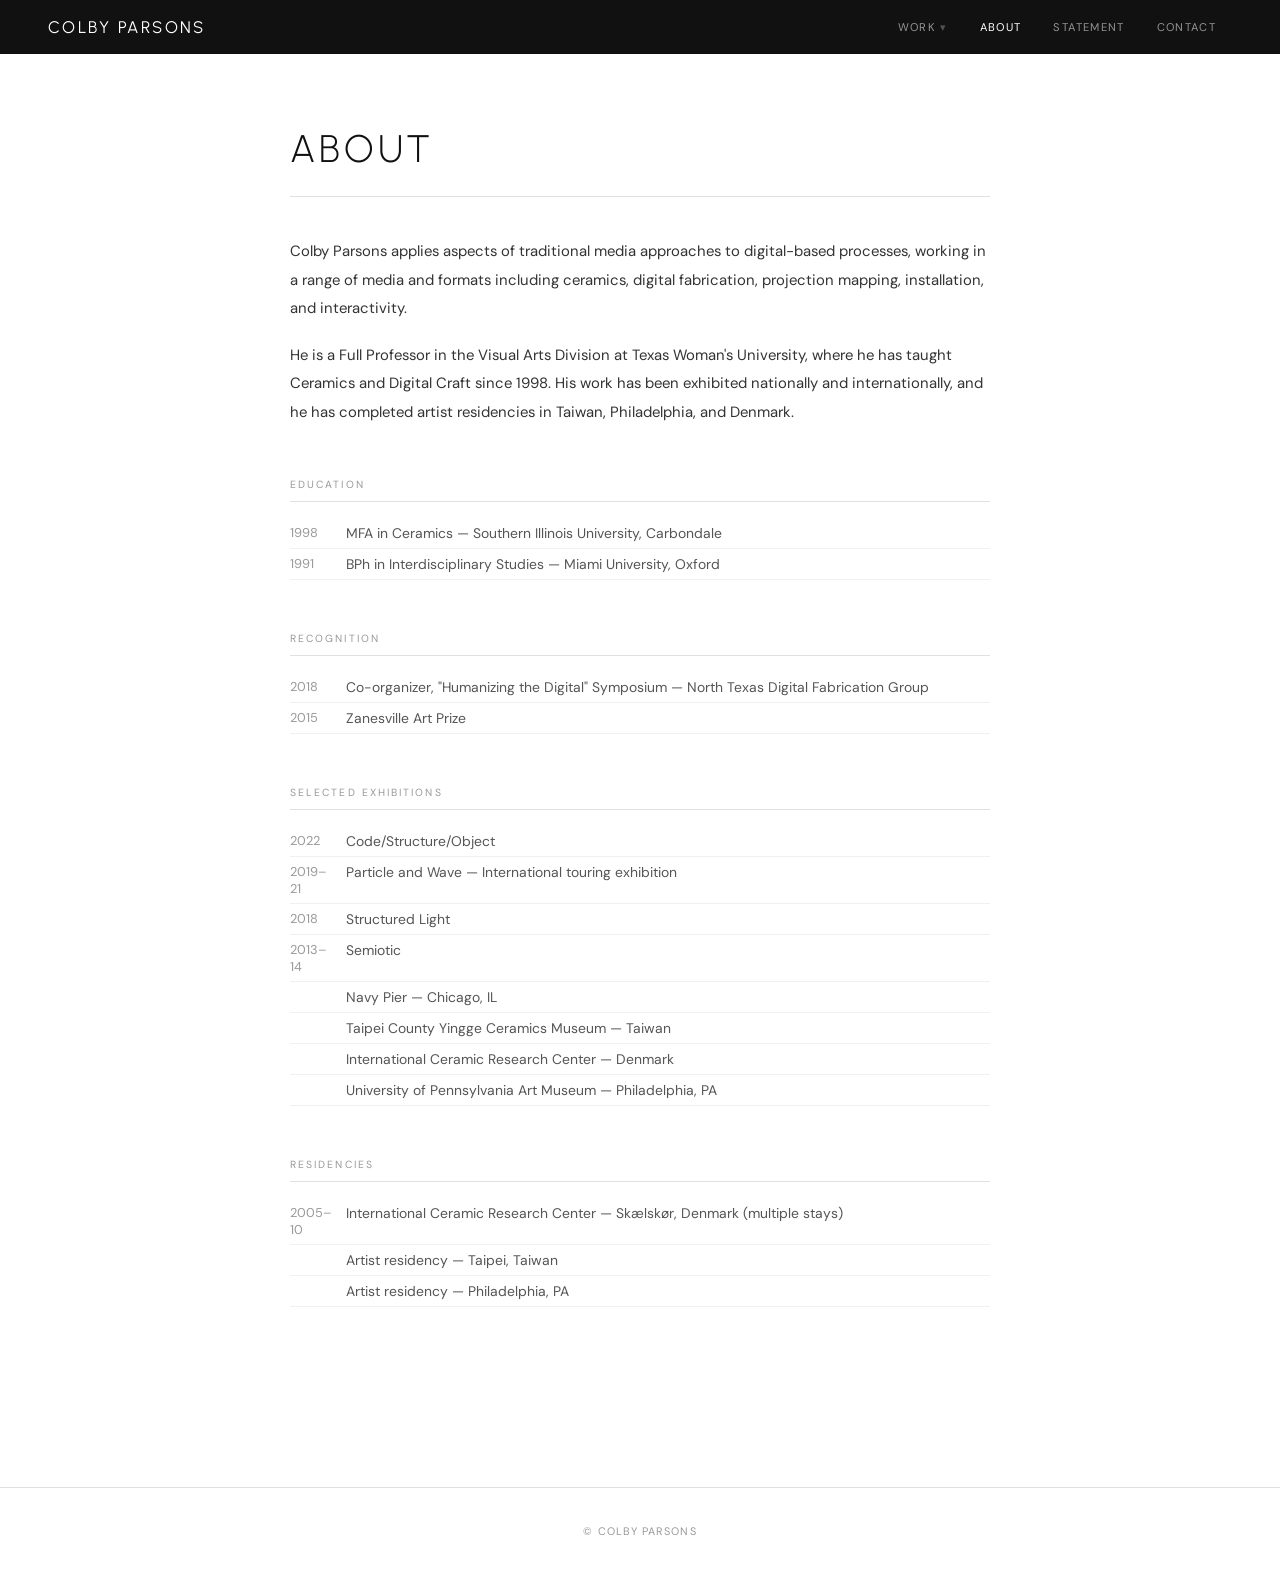
<file: about.html>
﻿<!DOCTYPE html>
<html lang="en">
<head>
  <meta charset="UTF-8"/>
  <meta name="viewport" content="width=device-width, initial-scale=1.0"/>
  <title>About — Colby Parsons</title>
  <link rel="stylesheet" href="style.css"/>
</head>
<body>

<nav>
  <a href="index.html" class="nav-name">Colby Parsons</a>
  <button class="nav-toggle" onclick="document.querySelector('.nav-links').classList.toggle('open')" aria-label="Menu">☰</button>
  <ul class="nav-links">
    <li class="has-dropdown"><a href="#">Work</a>
      <ul class="dropdown">
        <li><a href="parametric-furniture.html">Pseudo-Sentient</a></li>
        <li><a href="code-structure-object.html">Code / Structure / Object</a></li>
        <li><a href="connections.html">Connections</a></li>
        <li><a href="structured-light.html">Structured Light</a></li>
        <li><a href="materiality-of-light.html">Materiality of Light</a></li>
        <li><a href="semiotic.html">Semiotic</a></li>
        <li><a href="collaborations.html">Collaborations</a></li>
        <li><a href="other-projects.html">Other Projects</a></li>
      </ul>
    </li>
    <li><a href="about.html" class="active">About</a></li>
    <li><a href="statement.html">Statement</a></li>
    <li><a href="contact.html">Contact</a></li>
  </ul>
</nav>

<div class="about-wrap">
  <h1>About</h1>

  <p class="about-bio">Colby Parsons applies aspects of traditional media approaches to digital-based processes, working in a range of media and formats including ceramics, digital fabrication, projection mapping, installation, and interactivity.</p>

  <p class="about-bio">He is a Full Professor in the Visual Arts Division at Texas Woman's University, where he has taught Ceramics and Digital Craft since 1998. His work has been exhibited nationally and internationally, and he has completed artist residencies in Taiwan, Philadelphia, and Denmark.</p>

  <div class="about-section-label">Education</div>
  <ul class="about-list">
    <li><span class="yr">1998</span>MFA in Ceramics — Southern Illinois University, Carbondale</li>
    <li><span class="yr">1991</span>BPh in Interdisciplinary Studies — Miami University, Oxford</li>
  </ul>

  <div class="about-section-label">Recognition</div>
  <ul class="about-list">
    <li><span class="yr">2018</span>Co-organizer, "Humanizing the Digital" Symposium — North Texas Digital Fabrication Group</li>
    <li><span class="yr">2015</span>Zanesville Art Prize</li>
  </ul>

  <div class="about-section-label">Selected Exhibitions</div>
  <ul class="about-list">
    <li><span class="yr">2022</span>Code/Structure/Object</li>
    <li><span class="yr">2019–21</span>Particle and Wave — International touring exhibition</li>
    <li><span class="yr">2018</span>Structured Light</li>
    <li><span class="yr">2013–14</span>Semiotic</li>
    <li><span class="yr"></span>Navy Pier — Chicago, IL</li>
    <li><span class="yr"></span>Taipei County Yingge Ceramics Museum — Taiwan</li>
    <li><span class="yr"></span>International Ceramic Research Center — Denmark</li>
    <li><span class="yr"></span>University of Pennsylvania Art Museum — Philadelphia, PA</li>
  </ul>

  <div class="about-section-label">Residencies</div>
  <ul class="about-list">
    <li><span class="yr">2005–10</span>International Ceramic Research Center — Skælskør, Denmark (multiple stays)</li>
    <li><span class="yr"></span>Artist residency — Taipei, Taiwan</li>
    <li><span class="yr"></span>Artist residency — Philadelphia, PA</li>
  </ul>
</div>

<footer>© Colby Parsons</footer>
</body>
</html>
</file>
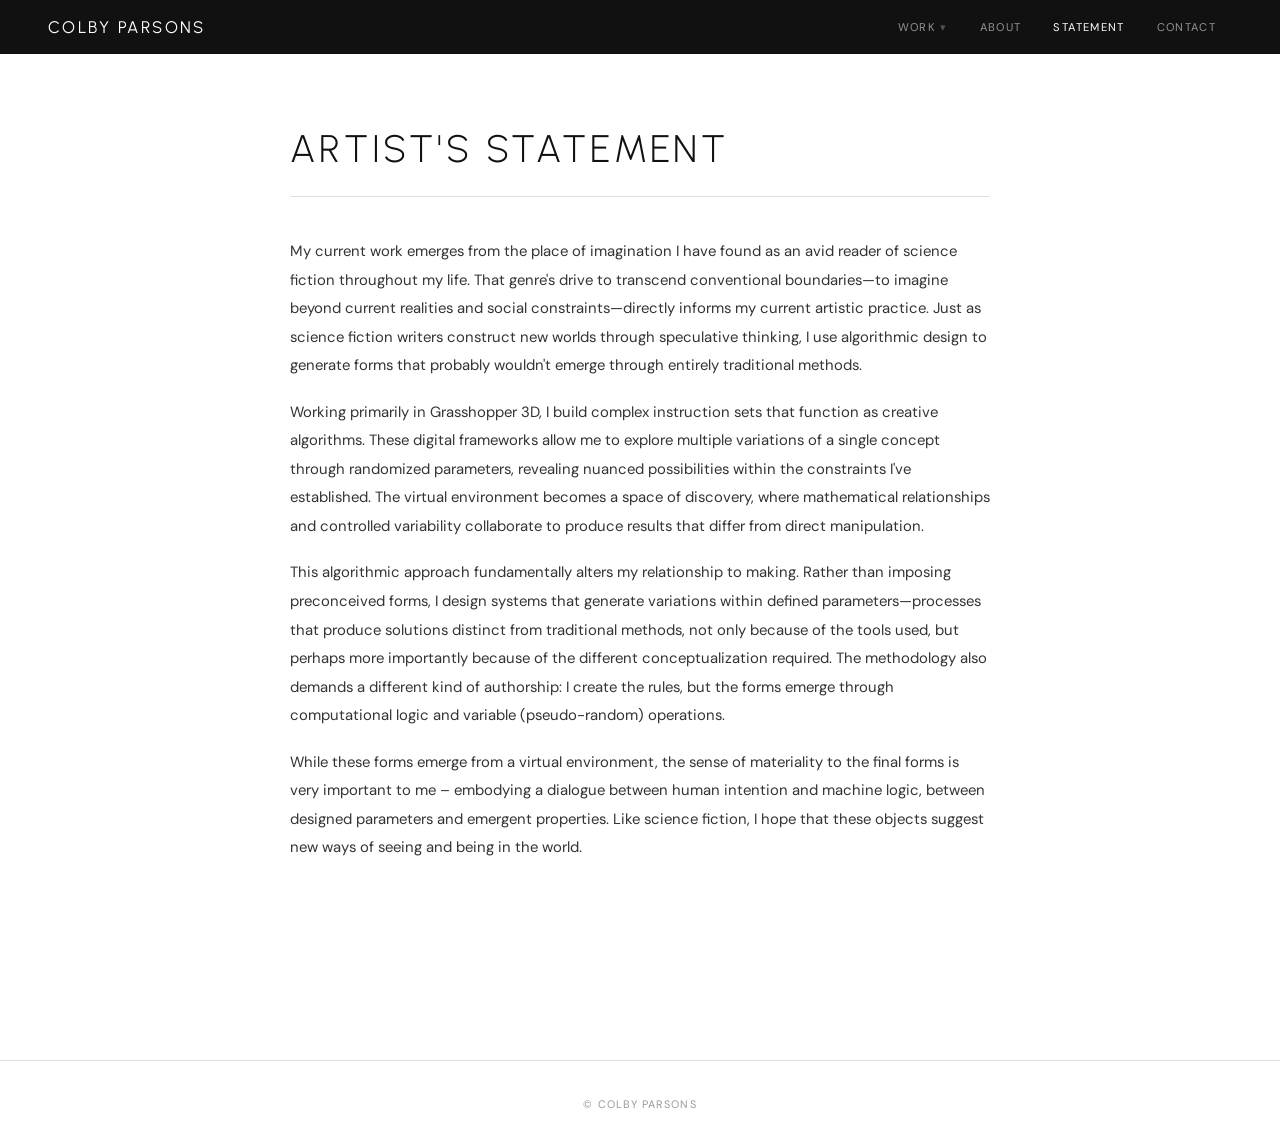
<file: statement.html>
<!DOCTYPE html>
<html lang="en">
<head>
  <meta charset="UTF-8"/>
  <meta name="viewport" content="width=device-width, initial-scale=1.0"/>
  <title>Statement — Colby Parsons</title>
  <link rel="stylesheet" href="style.css"/>
</head>
<body>

<nav>
  <a href="index.html" class="nav-name">Colby Parsons</a>
  <button class="nav-toggle" onclick="document.querySelector('.nav-links').classList.toggle('open')" aria-label="Menu">☰</button>
  <ul class="nav-links">
    <li class="has-dropdown"><a href="#">Work</a>
      <ul class="dropdown">
        <li><a href="parametric-furniture.html">Pseudo-Sentient</a></li>
        <li><a href="code-structure-object.html">Code / Structure / Object</a></li>
        <li><a href="connections.html">Connections</a></li>
        <li><a href="structured-light.html">Structured Light</a></li>
        <li><a href="materiality-of-light.html">Materiality of Light</a></li>
        <li><a href="semiotic.html">Semiotic</a></li>
        <li><a href="collaborations.html">Collaborations</a></li>
        <li><a href="other-projects.html">Other Projects</a></li>
      </ul>
    </li>
    <li><a href="about.html">About</a></li>
    <li><a href="statement.html" class="active">Statement</a></li>
    <li><a href="contact.html">Contact</a></li>
  </ul>
</nav>

<div class="about-wrap">
  <h1>Artist's Statement</h1>

  <p class="about-bio">My current work emerges from the place of imagination I have found as an avid reader of science fiction throughout my life. That genre's drive to transcend conventional boundaries—to imagine beyond current realities and social constraints—directly informs my current artistic practice. Just as science fiction writers construct new worlds through speculative thinking, I use algorithmic design to generate forms that probably wouldn't emerge through entirely traditional methods.</p>

  <p class="about-bio">Working primarily in Grasshopper 3D, I build complex instruction sets that function as creative algorithms. These digital frameworks allow me to explore multiple variations of a single concept through randomized parameters, revealing nuanced possibilities within the constraints I've established. The virtual environment becomes a space of discovery, where mathematical relationships and controlled variability collaborate to produce results that differ from direct manipulation.</p>

  <p class="about-bio">This algorithmic approach fundamentally alters my relationship to making. Rather than imposing preconceived forms, I design systems that generate variations within defined parameters—processes that produce solutions distinct from traditional methods, not only because of the tools used, but perhaps more importantly because of the different conceptualization required. The methodology also demands a different kind of authorship: I create the rules, but the forms emerge through computational logic and variable (pseudo-random) operations.</p>

  <p class="about-bio">While these forms emerge from a virtual environment, the sense of materiality to the final forms is very important to me – embodying a dialogue between human intention and machine logic, between designed parameters and emergent properties. Like science fiction, I hope that these objects suggest new ways of seeing and being in the world.</p>
</div>

<footer>© Colby Parsons</footer>
</body>
</html>
</file>
<file: style.css>
@import url('https://fonts.googleapis.com/css2?family=Urbanist:wght@300;400;500;600&family=DM+Sans:wght@300;400;500&display=swap');

:root {
  --ink: #111;
  --mid: #555;
  --dim: #999;
  --border: #e0e0e0;
  --bg: #fff;
  --paper: #f4f4f4;
}

* { box-sizing: border-box; margin: 0; padding: 0; }
html { scroll-behavior: smooth; }
body { font-family: 'DM Sans', sans-serif; background: var(--bg); color: var(--ink); min-height: 100vh; }
a { color: inherit; text-decoration: none; }

/* ── Navigation ──────────────────────────────────────────── */
nav {
  position: sticky; top: 0; z-index: 100;
  background: #111;
  padding: 0 48px;
  display: flex; align-items: center; justify-content: space-between;
  height: 54px;
}
.nav-name {
  color: #fff;
  font-family: 'Urbanist', sans-serif;
  font-size: 1.05rem; font-weight: 400;
  letter-spacing: .14em; text-transform: uppercase;
  flex-shrink: 0;
}
.nav-links {
  display: flex; gap: 0; list-style: none; align-items: center;
}
.nav-links > li > a {
  display: block;
  padding: 18px 16px;
  color: rgba(255,255,255,.55);
  font-size: .7rem; letter-spacing: .12em; text-transform: uppercase;
  transition: color .18s;
}
.nav-links > li > a:hover,
.nav-links > li > a.active { color: #fff; }

/* Dropdown */
.has-dropdown { position: relative; }
.has-dropdown > a::after { content: ' ▾'; opacity: .5; }
.dropdown {
  display: none;
  position: absolute; top: 100%; right: 0;
  background: #111; min-width: 210px;
  padding: 6px 0; list-style: none;
  border-top: 1px solid rgba(255,255,255,.08);
  box-shadow: 0 8px 24px rgba(0,0,0,.4);
}
.has-dropdown:hover .dropdown { display: block; }
.dropdown li a {
  display: block; padding: 9px 22px;
  color: rgba(255,255,255,.6);
  font-size: .7rem; letter-spacing: .1em; text-transform: uppercase;
}
.dropdown li a:hover { color: #fff; background: rgba(255,255,255,.05); }

/* Mobile */
.nav-toggle {
  display: none; background: none; border: none; cursor: pointer;
  color: rgba(255,255,255,.7); font-size: 1.3rem; padding: 4px;
}

/* ── Home Hero ───────────────────────────────────────────── */
.hero {
  height: calc(100vh - 54px);
  background-color: #111;
  display: flex; align-items: flex-end;
  padding: 0 60px 64px;
  position: relative;
  overflow: hidden;
}
.hero-bg {
  position: absolute; inset: 0;
  background-size: cover; background-position: center;
  transition: opacity 1.4s ease;
  z-index: 0;
}
.hero::after {
  content: '';
  position: absolute; inset: 0; z-index: 1;
  background: linear-gradient(to top, rgba(0,0,0,.65) 0%, rgba(0,0,0,.15) 60%, transparent 100%);
}
.hero-text { position: relative; z-index: 2; }
.hero-text h1 {
  font-family: 'Urbanist', sans-serif;
  font-size: 4.4rem; font-weight: 300;
  color: #fff; letter-spacing: .1em; line-height: 1;
  text-transform: uppercase;
}
.hero-text p {
  font-size: .72rem; color: rgba(255,255,255,.45);
  letter-spacing: .24em; text-transform: uppercase; margin-top: 12px;
}

/* ── Featured Grid (home) ────────────────────────────────── */
.featured-grid {
  display: grid; grid-template-columns: repeat(4, 1fr);
}
.featured-item {
  position: relative; aspect-ratio: 4/3;
  overflow: hidden; display: block;
  background-color: #1c1c1c;
}
.featured-thumb {
  width: 100%; height: 100%;
  background-size: cover; background-position: center;
  background-color: #222;
  transition: transform .65s cubic-bezier(.25,.46,.45,.94);
}
.featured-item:hover .featured-thumb { transform: scale(1.04); }
.featured-overlay {
  position: absolute; inset: 0;
  background: linear-gradient(to top, rgba(0,0,0,.72) 0%, transparent 55%);
  display: flex; flex-direction: column; justify-content: flex-end;
  padding: 28px;
}
.featured-series {
  font-size: .65rem; letter-spacing: .18em; text-transform: uppercase;
  color: rgba(255,255,255,.6); margin-bottom: 6px;
}
.featured-title {
  font-family: 'Urbanist', sans-serif;
  font-size: 1.3rem; font-weight: 400; color: #fff;
  letter-spacing: .1em; text-transform: uppercase;
}

/* ── Page Header ─────────────────────────────────────────── */
.page-header {
  padding: 68px 60px 52px;
  border-bottom: 1px solid var(--border);
}
.page-header h1 {
  font-family: 'Urbanist', sans-serif;
  font-size: 2.5rem; font-weight: 300;
  letter-spacing: .1em; text-transform: uppercase;
  margin-bottom: 16px;
}
.page-header .dates {
  font-size: .68rem; letter-spacing: .18em;
  text-transform: uppercase; color: var(--dim);
  margin-bottom: 18px;
}
.page-header p {
  font-size: .9rem; line-height: 1.88; color: var(--mid);
  max-width: 680px;
}

/* ── Work Grid ───────────────────────────────────────────── */
.work-grid {
  display: grid;
  grid-template-columns: repeat(auto-fill, minmax(340px, 1fr));
  gap: 1px; background: var(--border);
}
.work-item { background: var(--bg); }
.work-thumb {
  aspect-ratio: 4/3;
  background-color: var(--paper);
  background-size: cover; background-position: center;
  position: relative;
}
.work-thumb-label {
  position: absolute; inset: 0;
  display: flex; align-items: center; justify-content: center;
  font-size: .65rem; letter-spacing: .12em;
  text-transform: uppercase; color: #ccc;
}
.work-caption {
  padding: 16px 22px 22px;
  border-top: 1px solid var(--border);
}
.work-title {
  font-family: 'Urbanist', sans-serif;
  font-size: .9rem; font-weight: 500;
  letter-spacing: .12em; text-transform: uppercase;
  margin-bottom: 4px; line-height: 1.4;
}
.work-materials {
  font-size: .76rem; color: var(--dim); line-height: 1.55;
}
.work-desc {
  font-size: .76rem; color: var(--mid); line-height: 1.6; margin-top: 8px;
}

/* ── Collaborations & Other Projects (entry list) ────────── */
.entry-list { padding: 0 60px; }
.entry {
  display: grid; grid-template-columns: 1fr 1fr;
  gap: 56px; padding: 56px 0;
  border-bottom: 1px solid var(--border); align-items: start;
}
.entry:first-child { border-top: 1px solid var(--border); }
.entry-thumb {
  aspect-ratio: 4/3;
  background-color: var(--paper);
  background-size: cover; background-position: center;
  position: relative;
}
.entry-thumb-label {
  position: absolute; inset: 0;
  display: flex; align-items: center; justify-content: center;
  font-size: .65rem; letter-spacing: .1em; text-transform: uppercase; color: #ccc;
}
.entry-text h2 {
  font-family: 'Urbanist', sans-serif;
  font-size: 1.35rem; font-weight: 400; margin-bottom: 8px;
  letter-spacing: .08em; text-transform: uppercase;
}
.entry-text .entry-meta {
  font-size: .68rem; letter-spacing: .15em; text-transform: uppercase;
  color: var(--dim); margin-bottom: 16px;
}
.entry-text p {
  font-size: .88rem; line-height: 1.85; color: var(--mid);
}

/* ── About ───────────────────────────────────────────────── */
.about-wrap {
  max-width: 820px; margin: 0 auto; padding: 72px 60px 100px;
}
.about-wrap h1 {
  font-family: 'Urbanist', sans-serif;
  font-size: 2.4rem; font-weight: 300;
  letter-spacing: .1em; text-transform: uppercase;
  margin-bottom: 40px; padding-bottom: 24px;
  border-bottom: 1px solid var(--border);
}
.about-bio {
  font-size: .93rem; line-height: 1.92; color: #333; margin-bottom: 18px;
}
.about-section-label {
  font-size: .65rem; letter-spacing: .2em; text-transform: uppercase;
  color: var(--dim); margin-top: 52px; margin-bottom: 16px;
  padding-bottom: 10px; border-bottom: 1px solid var(--border);
}
.about-list { list-style: none; }
.about-list li {
  font-size: .87rem; color: var(--mid);
  padding: 6px 0; border-bottom: 1px solid #f0f0f0;
  display: flex; gap: 16px;
}
.about-list .yr {
  flex-shrink: 0; width: 40px;
  color: var(--dim); font-size: .8rem;
}

/* ── Contact ─────────────────────────────────────────────── */
.contact-wrap {
  max-width: 520px; margin: 0 auto;
  padding: 110px 48px; text-align: center;
}
.contact-wrap h1 {
  font-family: 'Urbanist', sans-serif;
  font-size: 2.4rem; font-weight: 300;
  letter-spacing: .1em; text-transform: uppercase; margin-bottom: 28px;
}
.contact-wrap p { font-size: .9rem; color: var(--mid); line-height: 1.8; }
.contact-email {
  display: inline-block; margin-top: 28px;
  font-size: .88rem; letter-spacing: .04em;
  border-bottom: 1px solid var(--ink); padding-bottom: 3px;
}
.contact-email:hover { opacity: .6; }

/* ── Footer ──────────────────────────────────────────────── */
footer {
  text-align: center; padding: 36px;
  font-size: .68rem; color: var(--dim);
  letter-spacing: .1em; text-transform: uppercase;
  border-top: 1px solid var(--border); margin-top: 80px;
}

/* ── Lightbox ────────────────────────────────────────────── */
.lb-overlay {
  display: none; position: fixed; inset: 0; z-index: 200;
  background: rgba(0,0,0,.93);
}
.lb-overlay.open { display: block; }
.lb-scroll {
  position: absolute; top: 0; bottom: 0; left: 80px; right: 80px;
  overflow-y: auto; padding: 48px 0 0;
  scrollbar-width: thin; scrollbar-color: rgba(255,255,255,.2) transparent;
}
.lb-scroll-img {
  display: block; max-width: 100%; max-height: 88vh;
  object-fit: contain; margin: 0 auto 20px;
}
.lb-caption {
  padding: 20px 24px 28px; text-align: center;
}
.lb-caption-title {
  font-family: 'Urbanist', sans-serif; font-size: 1.1rem;
  font-weight: 400; color: #fff; margin-bottom: 4px;
  letter-spacing: .12em; text-transform: uppercase;
}
.lb-caption-materials { font-size: .78rem; color: rgba(255,255,255,.45); }
.lb-longdesc { margin-top: 20px; text-align: left; max-width: 680px; margin-left: auto; margin-right: auto; }
.lb-longdesc p { font-size: .88rem; line-height: 1.85; color: rgba(255,255,255,.65); margin-bottom: 14px; }
.lb-longdesc p:last-child { margin-bottom: 0; }
.lb-close {
  position: fixed; top: 20px; right: 26px;
  background: none; border: none; cursor: pointer;
  color: rgba(255,255,255,.55); font-size: 1.6rem; line-height: 1;
  z-index: 201; padding: 8px; transition: color .15s;
}
.lb-close:hover { color: #fff; }
.lb-prev, .lb-next {
  position: fixed; top: 50%; transform: translateY(-50%);
  background: none; border: none; cursor: pointer;
  color: rgba(255,255,255,.45); font-size: 3.2rem; font-weight: 200;
  line-height: 1; padding: 16px; z-index: 201; transition: color .15s;
}
.lb-prev { left: 8px; }
.lb-next { right: 8px; }
.lb-prev:hover, .lb-next:hover { color: #fff; }
.work-item { cursor: pointer; }
.lb-video-wrap {
  position: relative; width: 100%; max-width: 860px;
  margin: 20px auto 0; padding-bottom: 56.25%; /* 16:9 */
}
.lb-video {
  position: absolute; inset: 0; width: 100%; height: 100%; border: none;
}

/* ── Responsive ──────────────────────────────────────────── */
@media (max-width: 1100px) {
  .featured-grid { grid-template-columns: repeat(2, 1fr); }
}
@media (max-width: 820px) {
  nav { padding: 0 24px; }
  .nav-links { display: none; position: absolute; top: 54px; left: 0; right: 0; background: #111; flex-direction: column; padding: 12px 0; gap: 0; }
  .nav-links.open { display: flex; }
  .nav-links > li > a { padding: 12px 24px; }
  .has-dropdown .dropdown { display: block; position: static; box-shadow: none; border-top: none; border-left: 3px solid rgba(255,255,255,.1); margin-left: 24px; }
  .has-dropdown > a::after { display: none; }
  .nav-toggle { display: block; }
  .hero { padding: 0 28px 44px; }
  .hero-text h1 { font-size: 3rem; }
  .featured-grid { grid-template-columns: 1fr; }
  .page-header { padding: 44px 24px 36px; }
  .work-grid { grid-template-columns: 1fr; background: none; gap: 0; }
  .work-item { border-bottom: 1px solid var(--border); }
  .entry-list { padding: 0 24px; }
  .entry { grid-template-columns: 1fr; gap: 24px; padding: 36px 0; }
  .about-wrap { padding: 48px 24px 72px; }
  .contact-wrap { padding: 72px 24px; }
}
</file>
